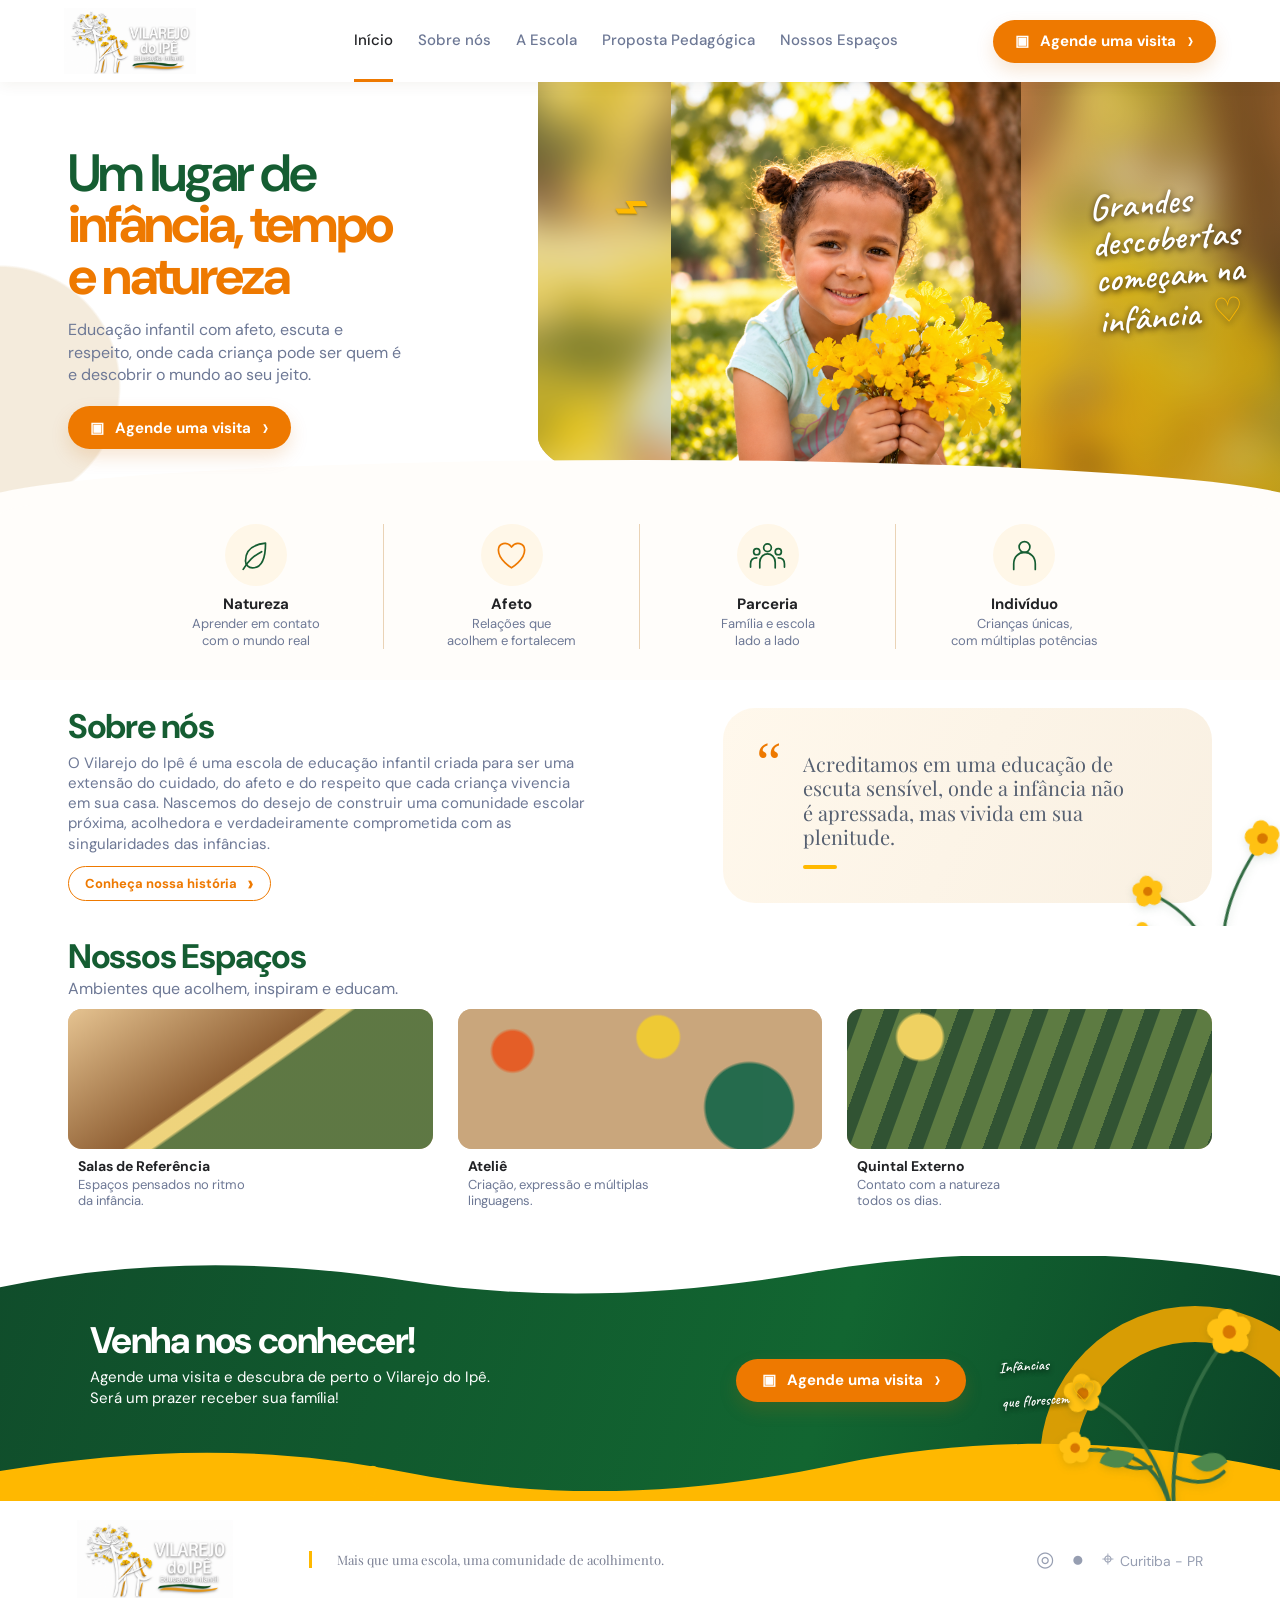
<file: index.html>
<!doctype html>
<html lang="pt-BR">
  <head>
    <meta charset="UTF-8" />
    <meta name="viewport" content="width=device-width, initial-scale=1" />
    <meta name="description" content="Vilarejo do Ipê — Educação infantil com afeto, escuta e natureza." />
    <title>Vilarejo do Ipê | Educação Infantil</title>
    <link rel="stylesheet" href="styles.css" />
  </head>
  <body data-page="inicio"><div id="site"></div><script src="config.js"></script><script src="site.js"></script></body>
</html>
</file>
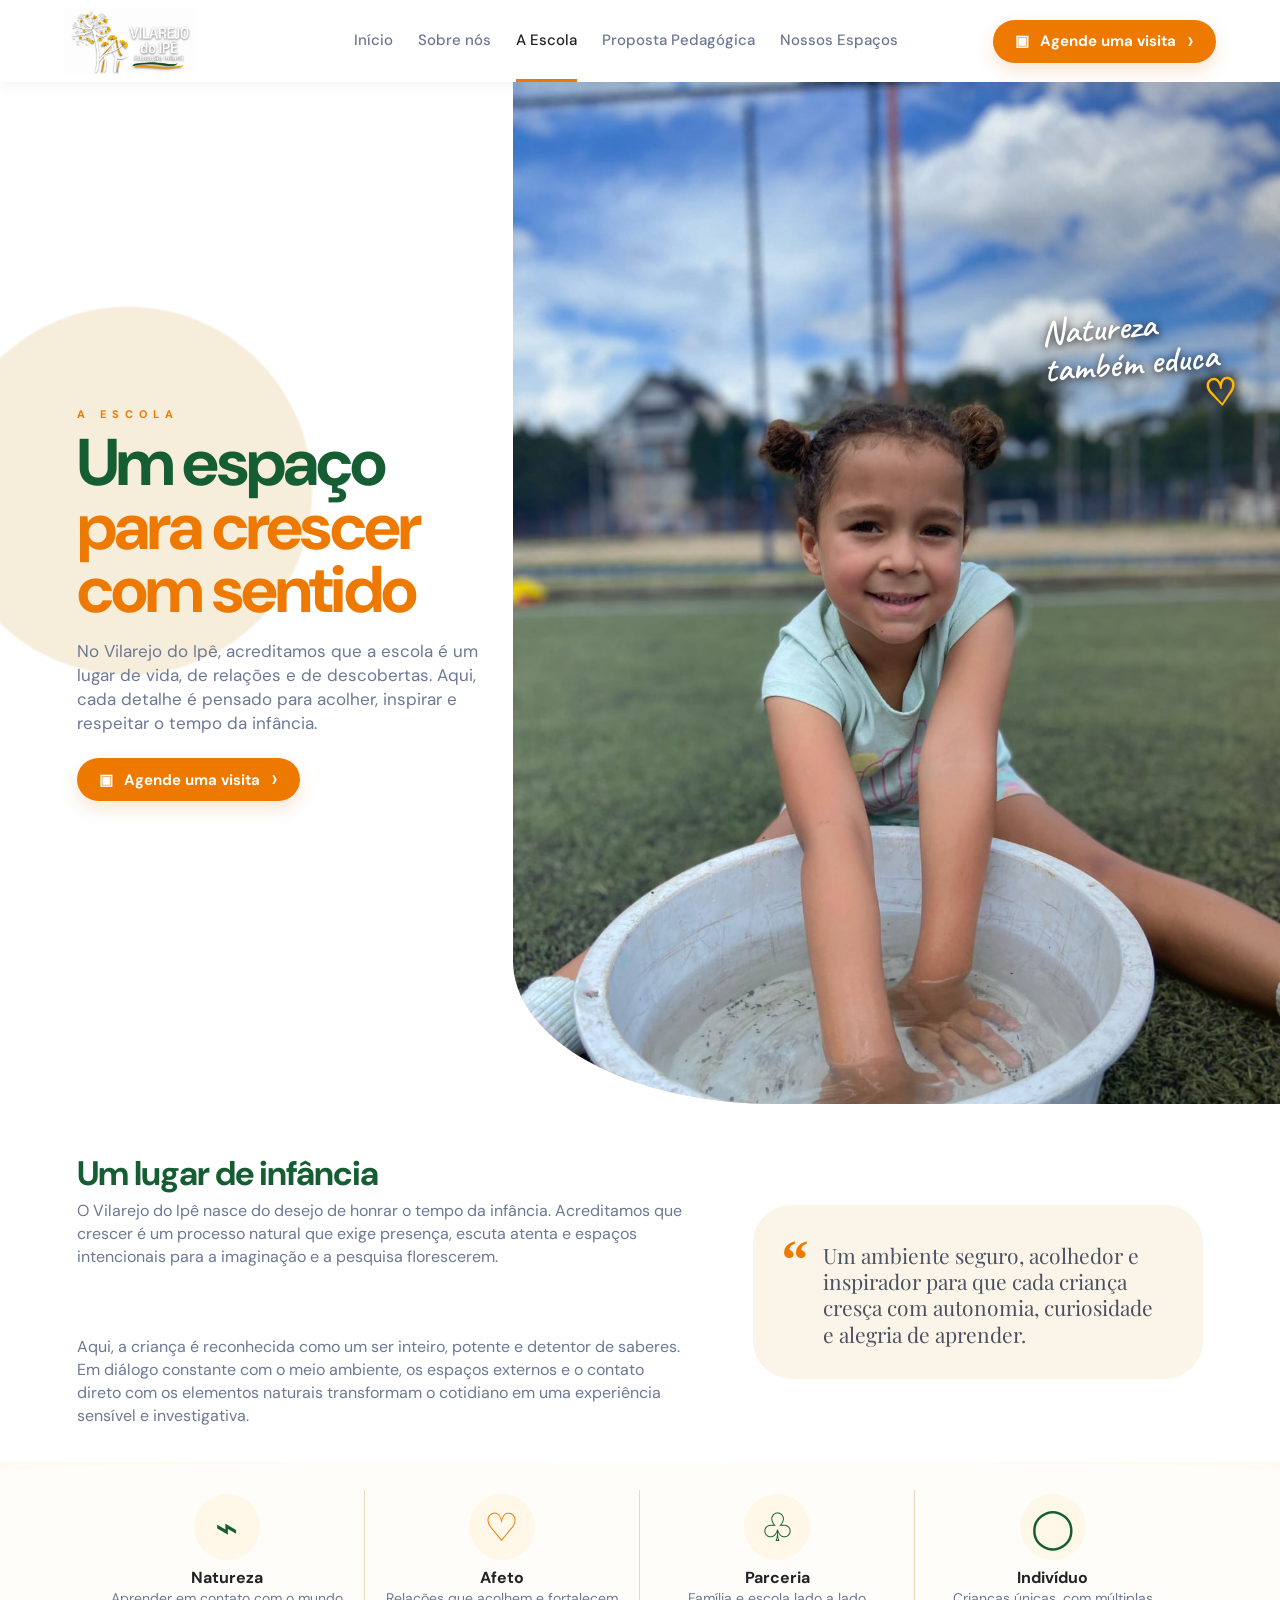
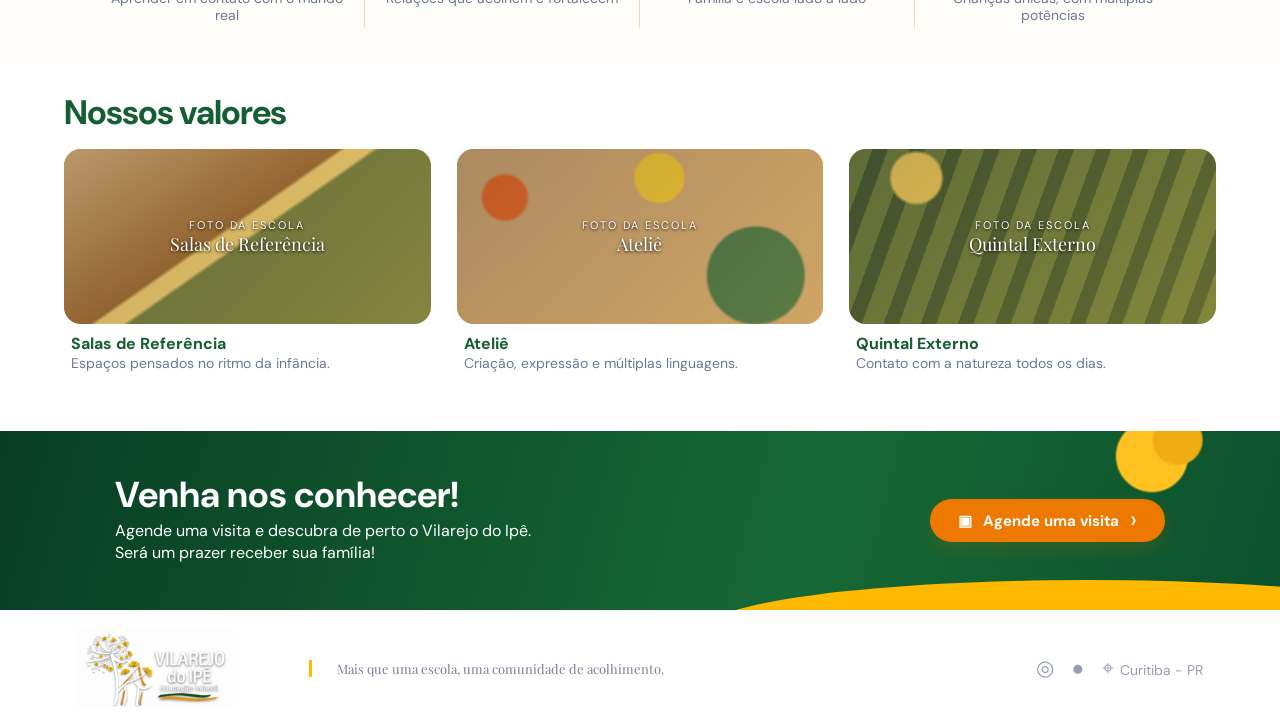
<file: escola.html>
<!doctype html><html lang="pt-BR"><head><meta charset="UTF-8" /><meta name="viewport" content="width=device-width, initial-scale=1" /><meta name="description" content="A escola Vilarejo do Ipê." /><title>A Escola | Vilarejo do Ipê</title><link rel="stylesheet" href="styles.css" /></head><body data-page="escola"><div id="site"></div><script src="config.js"></script><script src="site.js"></script></body></html>
</file>
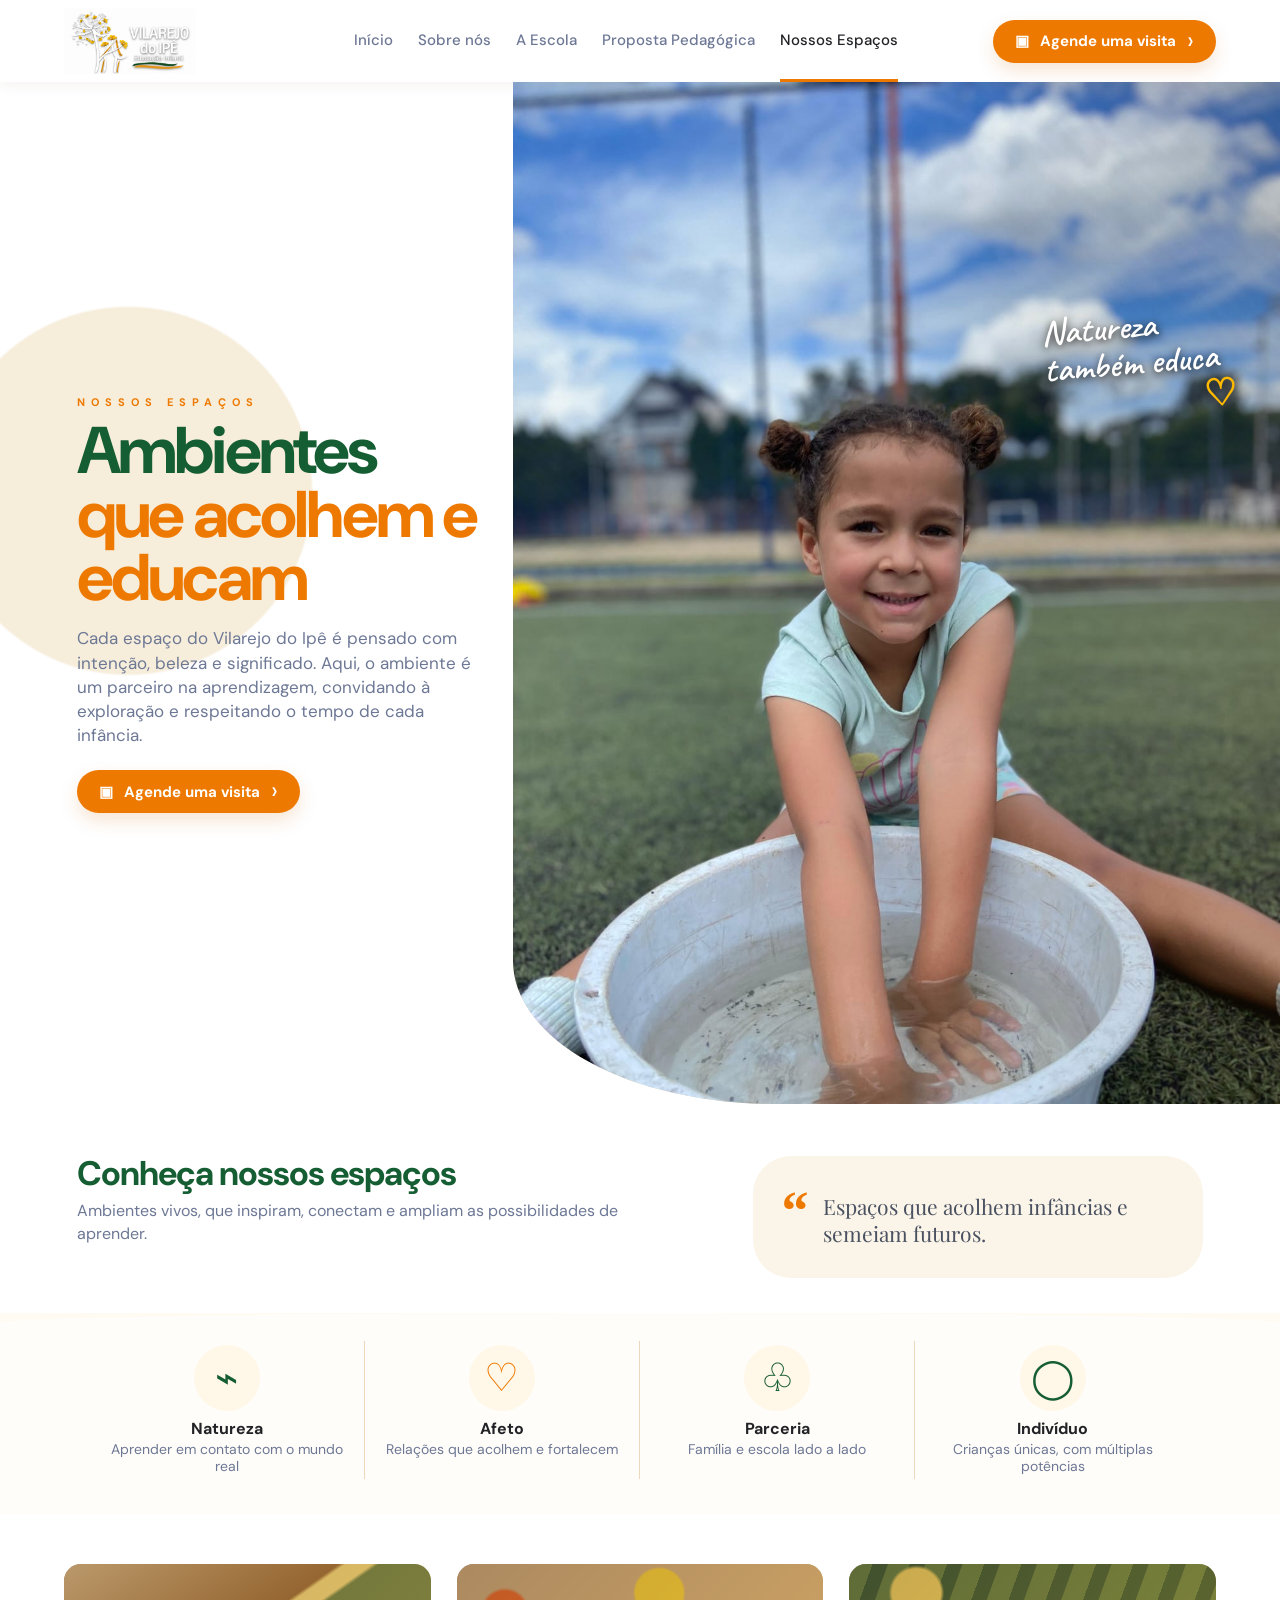
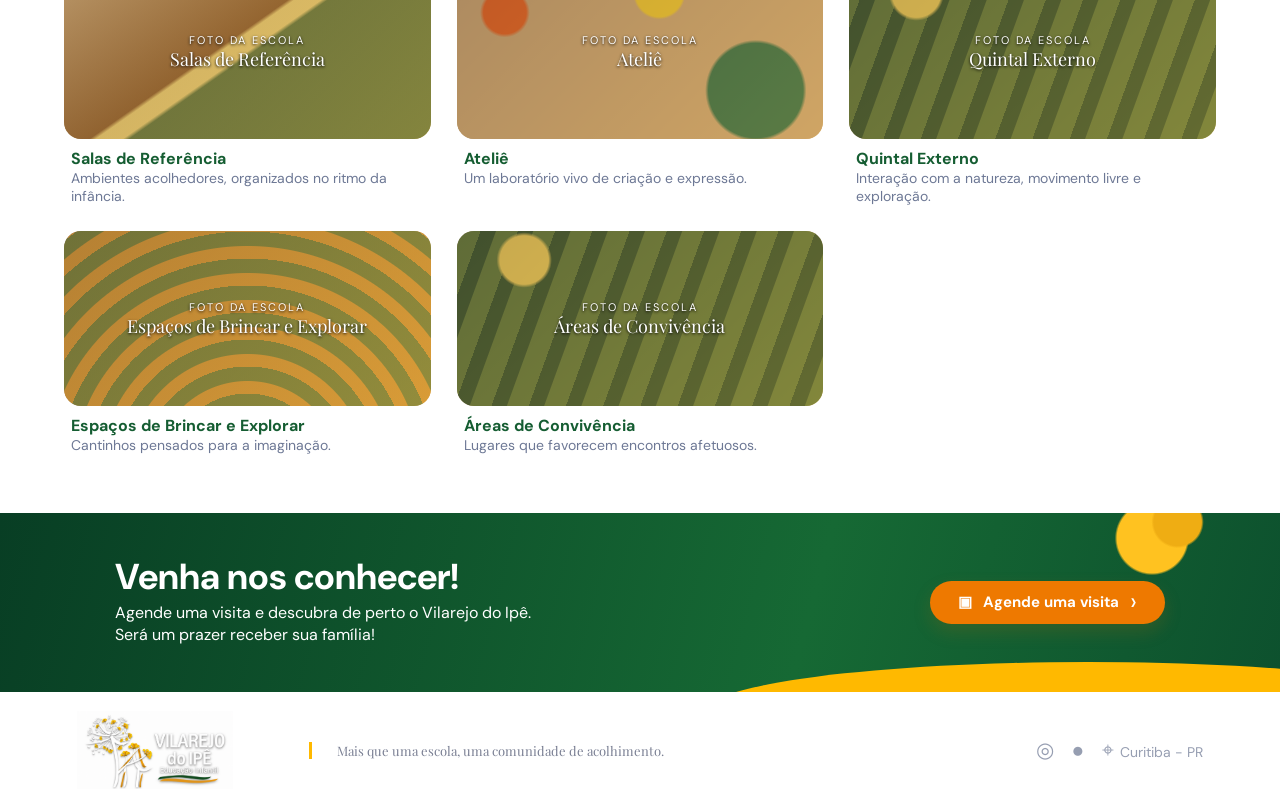
<file: espacos.html>
<!doctype html><html lang="pt-BR"><head><meta charset="UTF-8" /><meta name="viewport" content="width=device-width, initial-scale=1" /><meta name="description" content="Espaços do Vilarejo do Ipê." /><title>Nossos Espaços | Vilarejo do Ipê</title><link rel="stylesheet" href="styles.css" /></head><body data-page="espacos"><div id="site"></div><script src="config.js"></script><script src="site.js"></script></body></html>
</file>
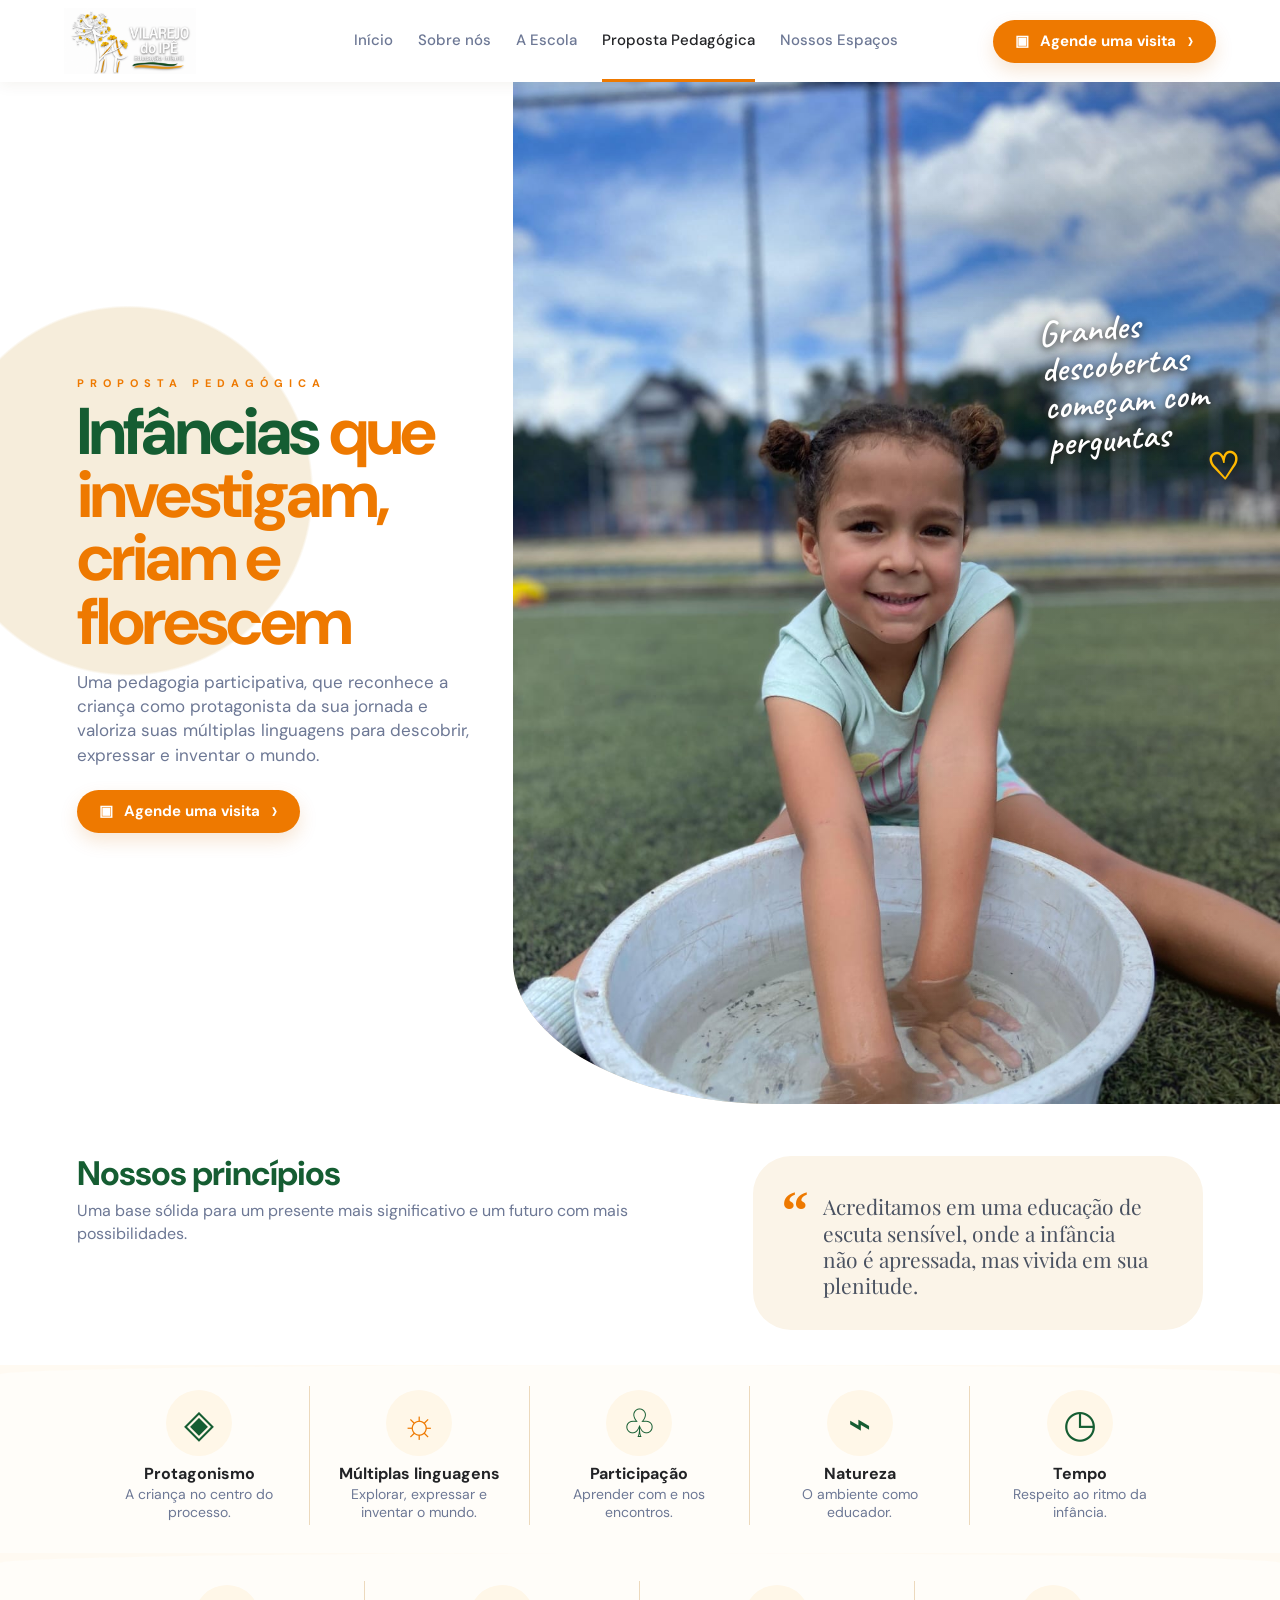
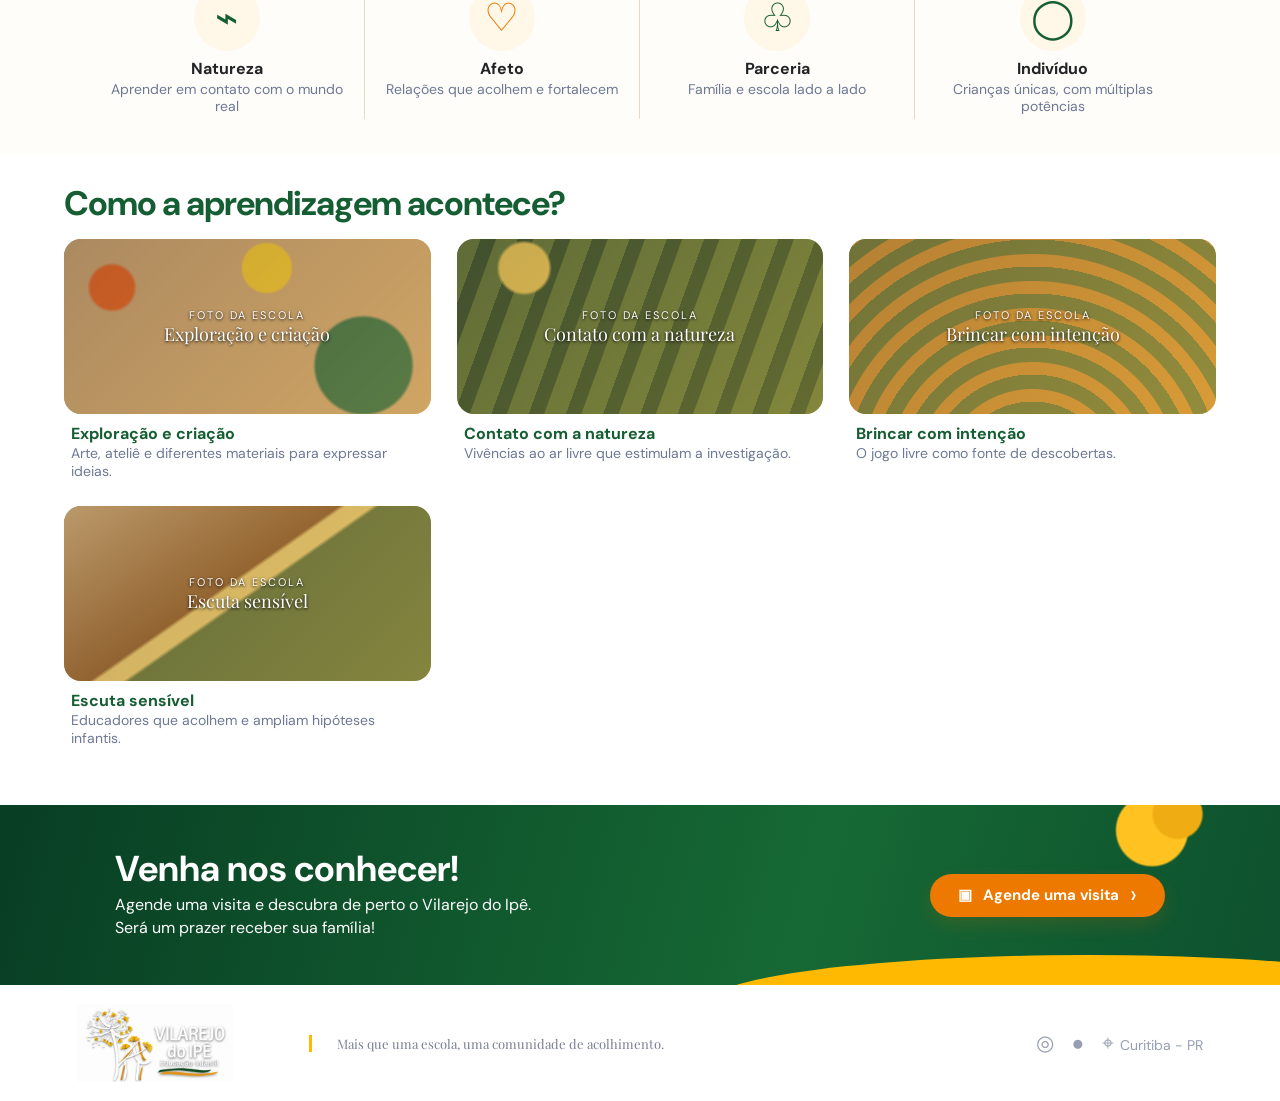
<file: proposta-pedagogica.html>
<!doctype html><html lang="pt-BR"><head><meta charset="UTF-8" /><meta name="viewport" content="width=device-width, initial-scale=1" /><meta name="description" content="Proposta pedagógica do Vilarejo do Ipê." /><title>Proposta Pedagógica | Vilarejo do Ipê</title><link rel="stylesheet" href="styles.css" /></head><body data-page="proposta"><div id="site"></div><script src="config.js"></script><script src="site.js"></script></body></html>
</file>
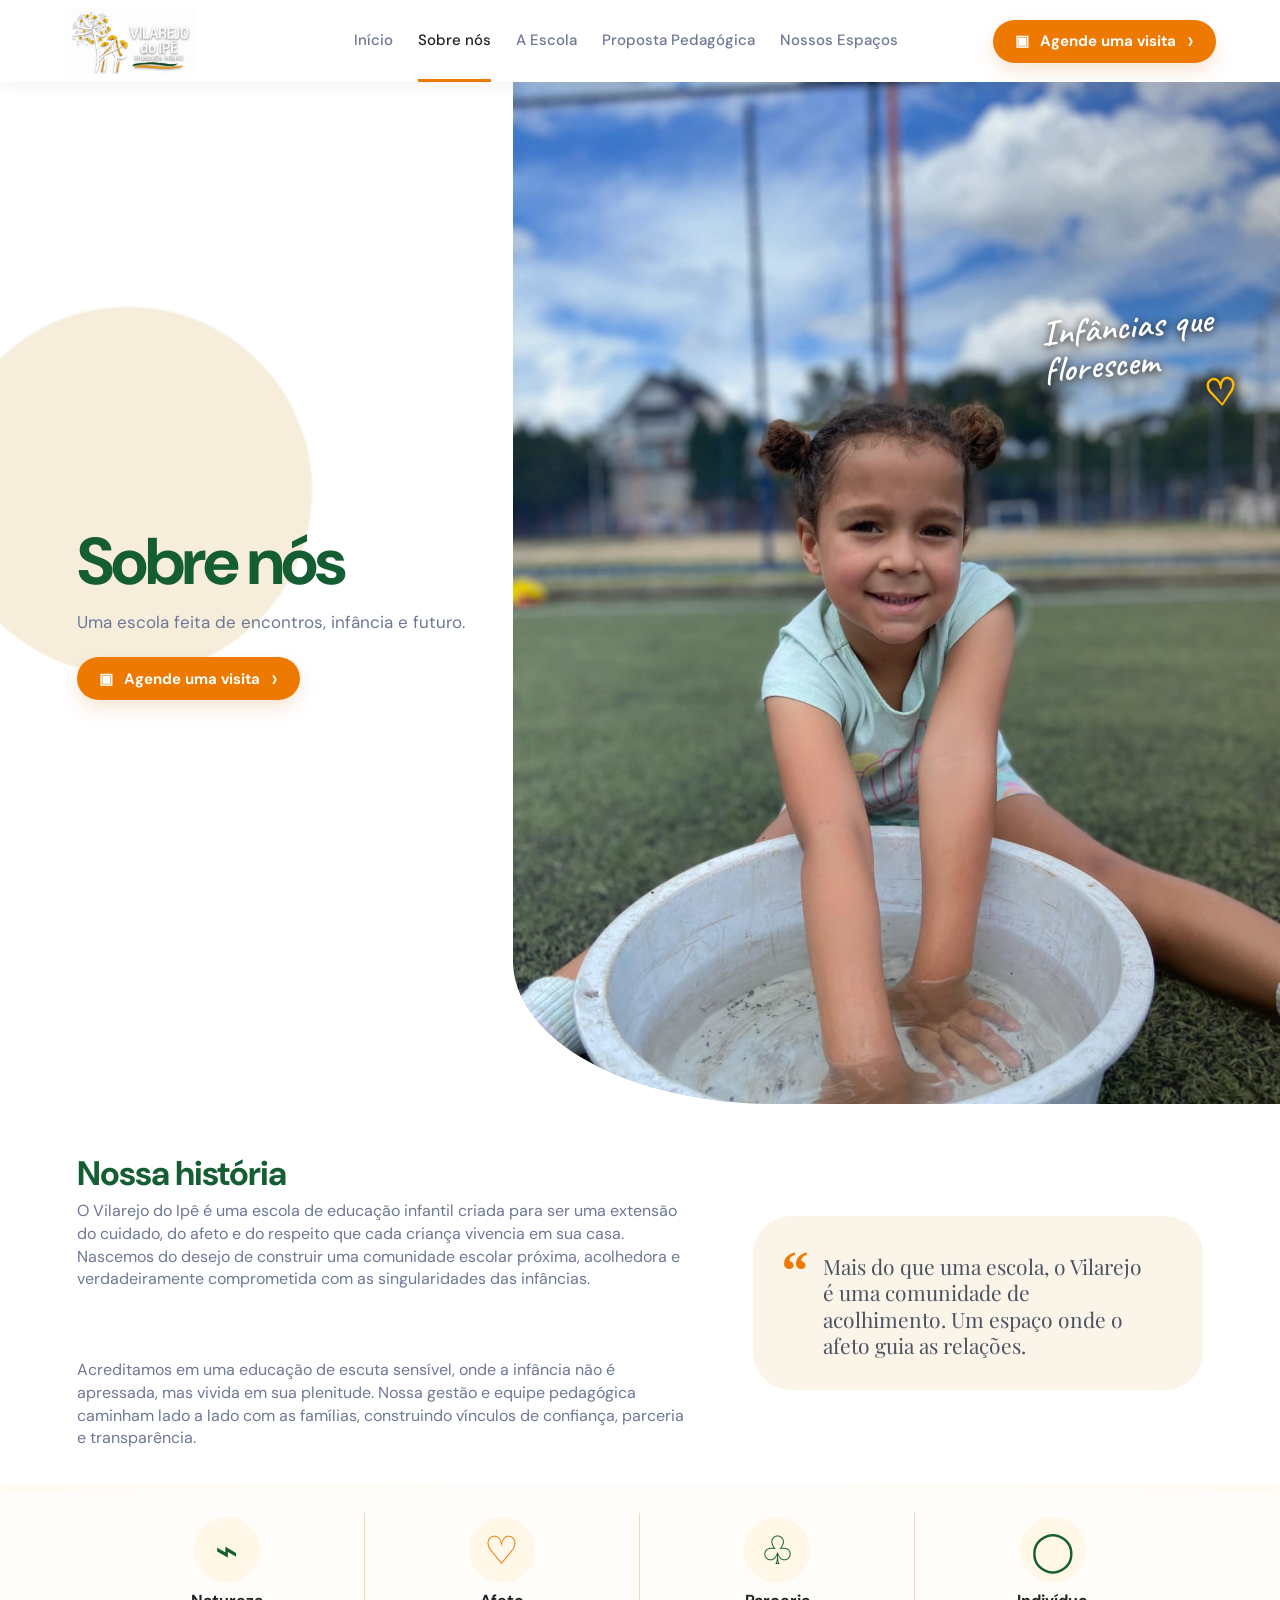
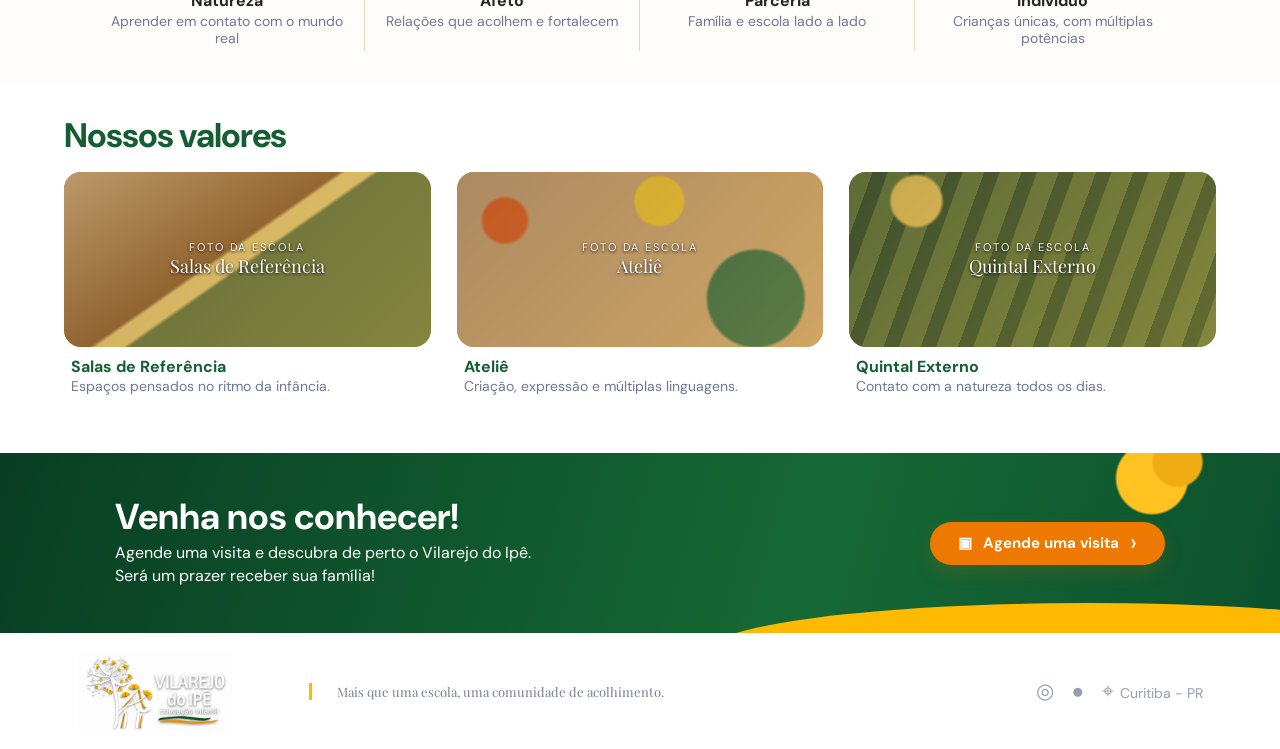
<file: sobre-nos.html>
<!doctype html><html lang="pt-BR"><head><meta charset="UTF-8" /><meta name="viewport" content="width=device-width, initial-scale=1" /><meta name="description" content="Conheça a história do Vilarejo do Ipê." /><title>Sobre nós | Vilarejo do Ipê</title><link rel="stylesheet" href="styles.css" /></head><body data-page="sobre"><div id="site"></div><script src="config.js"></script><script src="site.js"></script></body></html>
</file>
<file: styles.css>
@import url('https://fonts.googleapis.com/css2?family=Caveat:wght@500;600;700&family=DM+Sans:wght@400;500;600;700&family=Playfair+Display:wght@500;600&display=swap');

:root { --green:#155d32; --deep:#083e24; --orange:#ee7900; --yellow:#ffb900; --ink:#222326; --muted:#6d7895; --cream:#fffaf2; --line:#ecd9bd; }
* { box-sizing:border-box } html { scroll-behavior:smooth } body { margin:0; color:var(--ink); font-family:'DM Sans',Arial,sans-serif; background:var(--cream) } img { max-width:100%; display:block } a { color:inherit; text-decoration:none }
.header { height:82px; display:flex; align-items:center; gap:22px; padding:0 clamp(22px,5vw,78px); background:#fff; position:sticky; top:0; z-index:10; box-shadow:0 3px 14px #4d3e1710 }
.brand { width:195px; height:76px; display:flex; align-items:center; flex:0 0 auto }.brand img { width:100%; height:66px; object-fit:contain; object-position:left center }
nav { flex:1; display:flex; justify-content:center; gap:25px } nav a { font-size:15px; font-weight:500; color:var(--muted); height:82px; display:flex; align-items:center; border-bottom:3px solid transparent; white-space:nowrap } nav a:hover,nav a.active { color:var(--ink); border-color:var(--orange) }
.button { display:inline-flex; align-items:center; justify-content:center; gap:11px; min-height:43px; border-radius:28px; background:var(--orange); color:white; font-size:15px; font-weight:700; padding:0 22px; box-shadow:0 8px 18px #cf68002b; transition:transform .2s,background .2s; white-space:nowrap }.button:hover { background:#d76700; transform:translateY(-2px) }.button b { font-size:25px; font-weight:400; line-height:.5 }.menu-toggle { display:none; border:0; background:transparent; color:var(--green); font-size:27px }
.hero { min-height:455px; display:grid; grid-template-columns:minmax(340px,.87fr) minmax(460px,1.3fr); overflow:hidden; background:radial-gradient(circle at 10% 40%,#f6eddb 0 14%,transparent 14.2%),#fff; position:relative }.hero-copy { padding:76px 28px 54px clamp(32px,6vw,105px); max-width:590px; align-self:center; z-index:1 }.eyebrow { color:var(--orange); display:block; min-height:12px; margin-bottom:10px; text-transform:uppercase; letter-spacing:6px; font-size:11px; font-weight:700 }.hero h1 { color:var(--green); font-size:clamp(42px,5.2vw,66px); letter-spacing:-2.8px; line-height:.96; margin:0 0 17px; font-weight:700 }.hero h1 em { color:var(--orange); font-style:normal }.hero p { color:var(--muted); font-size:17px; line-height:1.42; margin:0 0 23px; max-width:500px }.hero-photo { height:100%; min-height:455px; position:relative; overflow:hidden; border-bottom-left-radius:34% 14%; background:#e0d2b7 }.hero-photo:after { content:""; position:absolute; inset:0; background:linear-gradient(90deg,#fff0 50%,#452a0c2e) }.hero-photo img { width:100%; height:100%; object-fit:cover; object-position:center 46%; filter:saturate(.98) }.hero-photo.inicio { background:#d2b75a }.hero-photo.inicio:before { content:""; position:absolute; z-index:0; inset:-22px; background:url("images/Menina com Flores de Ipê Amarelo.png") center/cover; filter:blur(18px); transform:scale(1.08); opacity:.68 }.hero-photo.inicio img { position:relative; z-index:1; object-fit:contain; object-position:center center; transform:scale(.9); filter:saturate(1.03); }.scribble { position:absolute; right:6%; top:22%; max-width:190px; z-index:2; color:#fff; font-family:'Caveat',cursive; font-size:36px; font-weight:600; line-height:1.03; letter-spacing:.1px; text-shadow:0 2px 8px #17120b; transform:rotate(-5deg) }.scribble b { color:var(--yellow); font-family:'DM Sans'; font-size:37px; display:block; text-align:right }
.intro { display:grid; grid-template-columns:1.15fr .85fr; gap:68px; padding:52px clamp(28px,6vw,105px) 35px; background:white }.intro h2,.gallery h2 { color:var(--green); font-size:34px; line-height:1.05; margin:0 0 8px; letter-spacing:-1px }.intro p,.gallery>p { margin:0; color:var(--muted); line-height:1.42; font-size:16px; max-width:720px }.intro aside { background:#fbf4e8; border-radius:38px; padding:37px 48px 32px 70px; color:#4a5261; font-family:'Playfair Display',serif; font-size:21px; line-height:1.25; position:relative; align-self:center }.intro aside span { position:absolute; top:24px; left:28px; color:var(--orange); font:bold 54px Georgia,serif }
.values,.principles { display:grid; grid-template-columns:repeat(4,1fr); padding:28px clamp(20px,7vw,130px) 35px; background:#fffdf9; border-radius:50% 50% 0 0 / 5% 5% 0 0 }.values>div,.principles>div { text-align:center; padding:4px 18px; border-right:1px solid var(--line); display:flex; flex-direction:column; align-items:center }.values>div:last-child,.principles>div:last-child { border:0 }.values i,.principles i { display:grid; place-items:center; width:66px; height:66px; border-radius:50%; background:#fff7e8; color:var(--green); font-size:39px; line-height:1; font-style:normal }.values>div:nth-child(2) i,.principles>div:nth-child(2) i { color:var(--orange) }.values strong,.principles strong { margin-top:7px; font-size:16px }.values span,.principles span { color:var(--muted); font-size:14px; line-height:1.22; margin-top:2px }.principles { grid-template-columns:repeat(5,1fr); padding-top:21px; padding-bottom:28px }
.gallery { padding:32px clamp(28px,5vw,90px) 58px; background:#fff }.cards { display:grid; grid-template-columns:repeat(3,1fr); gap:26px; margin-top:18px }.cards article h3 { color:var(--green); margin:9px 7px 1px; font-size:16px }.cards article p { color:var(--muted); font-size:14px; line-height:1.25; margin:0 7px }.placeholder { height:175px; border-radius:17px; overflow:hidden; display:flex; flex-direction:column; align-items:center; justify-content:center; color:white; position:relative; isolation:isolate; text-align:center; background:linear-gradient(135deg,#765630,#dca43b) }.placeholder:before { content:""; position:absolute; inset:-10px; z-index:-1; opacity:.65; background:radial-gradient(circle at 25% 25%,#fff7b8 0 4%,transparent 5%),radial-gradient(circle at 65% 40%,#214b2a 0 18%,transparent 19%),repeating-linear-gradient(55deg,#e7b557 0 10px,#365a34 11px 30px) }.placeholder.room:before { background:linear-gradient(145deg,#e8c693,#8b5a2e 45%,#f1d77c 46% 50%,#55743f 51%) }.placeholder.atelier:before { background:radial-gradient(circle at 15% 30%,#e75820 0 6%,transparent 7%),radial-gradient(circle at 55% 20%,#f2cc30 0 9%,transparent 10%),radial-gradient(circle at 80% 70%,#18674a 0 14%,transparent 15%),#c9a67c }.placeholder.yard:before,.placeholder.path:before { background:radial-gradient(circle at 20% 20%,#f2d55f 0 7%,transparent 8%),repeating-linear-gradient(110deg,#244d2d 0 14px,#54783d 15px 35px) }.placeholder.play:before { background:repeating-radial-gradient(circle at 50% 130%,#d79735 0 12px,#6c803c 13px 27px) }.placeholder span { text-transform:uppercase; font-size:11px; letter-spacing:2px; text-shadow:0 1px 3px #000 }.placeholder small { font-family:'Playfair Display'; font-size:18px; text-shadow:0 1px 3px #000 }
.visit { display:flex; align-items:center; justify-content:space-between; gap:30px; padding:46px clamp(28px,9vw,155px); color:white; background:radial-gradient(circle at 92% 5%,#efad13 0 2%,transparent 2.2%),radial-gradient(circle at 90% 14%,#ffc220 0 3%,transparent 3.2%),linear-gradient(105deg,var(--deep),#166934 63%,#0d512e); position:relative; overflow:hidden }.visit:after { content:""; width:60%; height:100px; position:absolute; right:-15%; bottom:-70px; border-radius:50%; background:var(--yellow) }.visit h2 { font-size:36px; margin:0 0 7px; line-height:1 }.visit p { margin:0; line-height:1.4 }.visit .button { z-index:1; min-width:235px }
footer { padding:19px clamp(25px,6vw,90px); min-height:100px; display:flex; align-items:center; gap:42px; background:#fff } footer> a img { width:190px; height:78px; object-fit:contain; object-position:left center } footer p { flex:1; color:#7b8094; font-family:'Playfair Display'; font-size:13px; border-left:3px solid var(--yellow); padding-left:25px }.socials { display:flex; align-items:center; gap:18px; color:#747e98; font-size:24px }.socials a { font-size:21px }.socials span { font:14px 'DM Sans' }.socials .disabled { cursor:default; opacity:.75 }

/* Home: composição própria baseada no protótipo. */
.home { overflow:hidden; background:#fffdfa }.home h2 { color:var(--green); font-size:34px; letter-spacing:-1.2px; line-height:1; margin:0 }.home-hero { min-height:408px; display:grid; grid-template-columns:42% 58%; background:radial-gradient(circle at 0 72%,#f4ebdc 0 9%,transparent 9.2%),#fff; position:relative }.home-hero:after { content:""; position:absolute; z-index:2; bottom:-1px; left:-2%; right:-2%; height:45px; background:#fffdfa; border-radius:50% 50% 0 0 / 100% 100% 0 0 }.home-hero-copy { padding:66px 20px 55px clamp(42px,5.3vw,92px); position:relative; z-index:3 }.home-hero-copy h1 { color:var(--green); font-size:clamp(40px,4.1vw,60px); letter-spacing:-2.7px; line-height:.98; margin:0 0 17px; font-weight:600 }.home-hero-copy h1 em { color:var(--orange); font-style:normal; font-weight:700 }.home-hero-copy p { color:var(--muted); font-size:16px; line-height:1.4; margin:0 0 20px }.home-hero-image { min-height:408px; position:relative; isolation:isolate; overflow:hidden; background:#b48f3c; border-bottom-left-radius:33% 16% }.home-hero-image:before { content:""; position:absolute; z-index:-2; inset:-25px; background:url("images/Menina com Flores de Ipê Amarelo.png") center/cover; filter:blur(18px); transform:scale(1.08); opacity:.72 }.home-hero-image:after { content:""; position:absolute; z-index:1; inset:0; background:linear-gradient(90deg,transparent 54%,#38220735) }.home-hero-image>img { position:absolute; z-index:0; left:8%; bottom:-9%; height:110%; width:67%; object-fit:contain; object-position:center bottom }.home-hero-image>p { position:absolute; z-index:2; right:5%; top:24%; margin:0; max-width:168px; color:#fff; font:600 36px/1.02 Caveat,cursive; transform:rotate(-5deg); text-shadow:0 2px 6px #2f1d0c }.home-hero-image>p b { color:var(--yellow); font:34px 'DM Sans'; margin-left:4px }.sun-rays { position:absolute; z-index:2; left:10%; top:20%; color:var(--yellow); font-size:60px; transform:rotate(-30deg); text-shadow:0 1px 2px #8f710d }
.home-values { display:grid; grid-template-columns:repeat(4,1fr); gap:0; padding:20px clamp(42px,10vw,180px) 31px; background:#fffdfa; position:relative }.home-values:before { content:""; position:absolute; left:0; right:0; top:-22px; height:33px; background:#fffdfa; border-radius:50% 50% 0 0 / 100% 100% 0 0 }.home-values>div { min-height:111px; display:flex; flex-direction:column; align-items:center; padding:0 20px; border-right:1px solid #ead3b6; text-align:center }.home-values>div:last-child { border:0 }.home-values i { display:grid; place-items:center; width:62px; height:62px; border-radius:50%; background:#fff7e8; color:var(--green) }.home-values i.orange { color:var(--orange) }.home-values svg { width:37px; height:37px; fill:none; stroke:currentColor; stroke-width:2.2; stroke-linecap:round; stroke-linejoin:round }.home-values strong { margin:8px 0 2px; font-size:15px }.home-values span { color:var(--muted); font-size:13px; line-height:1.25 }
.home-about { display:grid; grid-template-columns:1.08fr .92fr; gap:7%; align-items:center; padding:28px clamp(42px,5.3vw,92px) 23px; background:#fff; position:relative; overflow:hidden }.home-about>div>p { max-width:520px; margin:9px 0 12px; color:var(--muted); font-size:15px; line-height:1.35 }.outline-link { display:inline-flex; gap:10px; align-items:center; border:1.5px solid var(--orange); border-radius:24px; padding:8px 16px; color:var(--orange); font-size:13px; font-weight:700 }.outline-link b { font-size:22px; line-height:.5 }.home-about aside { position:relative; z-index:1; min-height:164px; padding:44px 48px 34px 80px; border-radius:32px; background:linear-gradient(115deg,#fff8ec,#f9f0e2); color:#566071 }.home-about aside span { position:absolute; left:34px; top:22px; color:var(--orange); font:56px Georgia,serif }.home-about aside p { margin:0; max-width:330px; font:20px/1.22 'Playfair Display',serif }.home-about aside i { display:block; width:34px; height:4px; margin-top:15px; border-radius:5px; background:var(--yellow) }
.home-spaces { padding:14px clamp(42px,5.3vw,92px) 47px; background:#fff }.home-spaces>p { margin:4px 0 10px; color:var(--muted); font-size:16px }.home-space-grid { display:grid; grid-template-columns:repeat(3,1fr); gap:25px }.home-space-grid article { min-width:0 }.space-photo { height:140px; overflow:hidden; border-radius:14px; position:relative; background:#c9a67c }.space-photo:after { content:""; position:absolute; inset:0; opacity:.92 }.space-photo.room:after { background:linear-gradient(145deg,#e8c693,#8b5a2e 45%,#f1d77c 46% 50%,#55743f 51%) }.space-photo.atelier:after { background:radial-gradient(circle at 15% 30%,#e75820 0 6%,transparent 7%),radial-gradient(circle at 55% 20%,#f2cc30 0 9%,transparent 10%),radial-gradient(circle at 80% 70%,#18674a 0 14%,transparent 15%),#c9a67c }.space-photo.yard:after { background:radial-gradient(circle at 20% 20%,#f2d55f 0 7%,transparent 8%),repeating-linear-gradient(110deg,#244d2d 0 14px,#54783d 15px 35px) }.home-space-grid h3 { margin:8px 10px 2px; font-size:14px }.home-space-grid p { margin:0 10px; color:var(--muted); font-size:13px; line-height:1.25 }
.botanical-flowers { position:absolute; z-index:2; width:175px; height:auto; pointer-events:none; filter:drop-shadow(0 3px 4px #12391622) }.botanical-flowers .flower { fill:#ffc113 }.botanical-flowers .flower .core { fill:#d87800 }.flowers-about { right:-22px; bottom:-79px; transform:rotate(-8deg) }.flowers-visit { right:4px; bottom:-37px; width:220px; transform:rotate(-6deg) }.home-visit { min-height:245px; display:grid; grid-template-columns:1fr auto 190px; gap:34px; align-items:center; padding:64px clamp(42px,7vw,120px) 61px; background:linear-gradient(107deg,#104d2b 0%,#126631 64%,#0c4528 100%); color:white; position:relative; overflow:hidden }.home-wave { position:absolute; z-index:1; left:0; width:100%; pointer-events:none }.home-wave-top { top:-1px; height:57px }.home-wave-bottom { bottom:-1px; height:68px }.home-visit:after { content:""; position:absolute; z-index:0; right:-70px; bottom:-115px; width:238px; height:238px; border-radius:50%; border:36px solid #efa600; opacity:.9 }.home-visit-copy,.home-visit-cta,.home-script { position:relative; z-index:3 }.home-visit h2 { margin:0 0 8px; color:#fff; font-size:37px; letter-spacing:-1.4px }.home-visit p { margin:0; font-size:15px; line-height:1.4 }.home-visit-copy>span { display:block; color:var(--yellow); font-size:42px; line-height:.5; margin:9px 0 0 250px; transform:rotate(-20deg) }.home-visit-cta .button { min-width:230px }.home-script { font:600 31px/1.05 Caveat,cursive; transform:rotate(-4deg); text-shadow:0 2px 5px #062313; align-self:center }.home-script b { color:var(--yellow); font:29px 'DM Sans' }
@media (max-width:850px) { .header { height:65px; padding:0 20px; gap:14px }.brand { height:65px; width:150px }.brand img { width:100%; height:52px }.menu-toggle { display:block; margin-left:auto } .header>.button { display:none } nav { display:none; position:absolute; top:65px; left:0; right:0; padding:12px 20px 20px; background:white; box-shadow:0 10px 12px #0001; flex-direction:column; gap:0 } .header.open nav { display:flex } nav a { height:auto; padding:12px 0; border-bottom:1px solid #eee } .hero { grid-template-columns:1fr }.hero-copy { padding:49px 32px 34px }.hero h1 { font-size:47px }.hero-photo { min-height:320px; border-bottom-left-radius:0 }.intro { grid-template-columns:1fr; gap:28px; padding:42px 32px 27px }.values,.principles { grid-template-columns:repeat(2,1fr); padding:22px 20px }.values>div:nth-child(2),.principles>div:nth-child(2) { border-right:0 }.values>div:nth-child(-n+2),.principles>div:nth-child(-n+2) { border-bottom:1px solid var(--line); padding-bottom:14px; margin-bottom:14px }.principles>div:nth-child(3) { border-bottom:0 }.cards { grid-template-columns:repeat(2,1fr); gap:22px }.visit { padding:37px 32px; flex-direction:column; align-items:flex-start }.visit h2 { font-size:32px } footer { flex-wrap:wrap; gap:18px } footer p { order:3; flex-basis:100% }.socials { margin-left:auto } }
@media (max-width:520px) { .hero h1 { font-size:41px }.hero p { font-size:16px }.scribble { font-size:22px; top:18%; max-width:145px }.intro h2,.gallery h2 { font-size:29px }.intro aside { font-size:19px; padding:33px 28px 28px 55px }.cards { grid-template-columns:1fr }.placeholder { height:190px }.values i,.principles i { width:54px; height:54px; font-size:31px }.values>div,.principles>div { padding-left:5px; padding-right:5px }.values span,.principles span { font-size:12px }.visit .button { width:100% } footer { justify-content:space-between }.socials { margin-left:0; width:100%; justify-content:space-between } }

@media (max-width:850px) { .home-hero { grid-template-columns:1fr }.home-hero-copy { padding:50px 32px 34px }.home-hero-image { min-height:370px; border-radius:0 }.home-hero-image>img { left:0; width:83%; height:108% }.home-hero-image>p { top:17%; right:7%; font-size:33px }.home-values { grid-template-columns:repeat(2,1fr); padding:29px 24px 23px }.home-values>div { margin-bottom:18px }.home-values>div:nth-child(2) { border-right:0 }.home-values>div:nth-child(-n+2) { border-bottom:1px solid #ead3b6; padding-bottom:15px }.home-about { grid-template-columns:1fr; gap:26px; padding:35px 32px 29px }.home-spaces { padding:22px 32px 41px }.home-space-grid { gap:20px }.home-visit { grid-template-columns:1fr; gap:18px; padding:58px 32px 64px }.home-visit-copy>span,.home-script { display:none }.home-visit-cta .button { width:100% }.flowers-about { width:135px; right:-32px; bottom:-64px }.flowers-visit { width:164px; right:-28px; bottom:-43px; opacity:.82 }.home-wave-top { height:43px }.home-wave-bottom { height:53px } }
@media (max-width:520px) { .home-hero-copy h1 { font-size:42px }.home-hero-copy p br { display:none }.home-hero-image { min-height:323px }.home-hero-image>img { width:94%; left:-5%; transform:scale(.94) }.home-hero-image>p { top:12%; right:5%; max-width:135px; font-size:28px }.sun-rays { left:7%; font-size:44px }.home-values { padding-left:12px; padding-right:12px }.home-values>div { padding-left:7px; padding-right:7px }.home-values span { font-size:12px }.home-space-grid { grid-template-columns:1fr }.space-photo { height:180px }.home-about aside { padding:34px 25px 28px 58px }.home-about aside span { left:23px }.home-about aside p { font-size:19px }.home-visit h2 { font-size:32px } }
</file>
